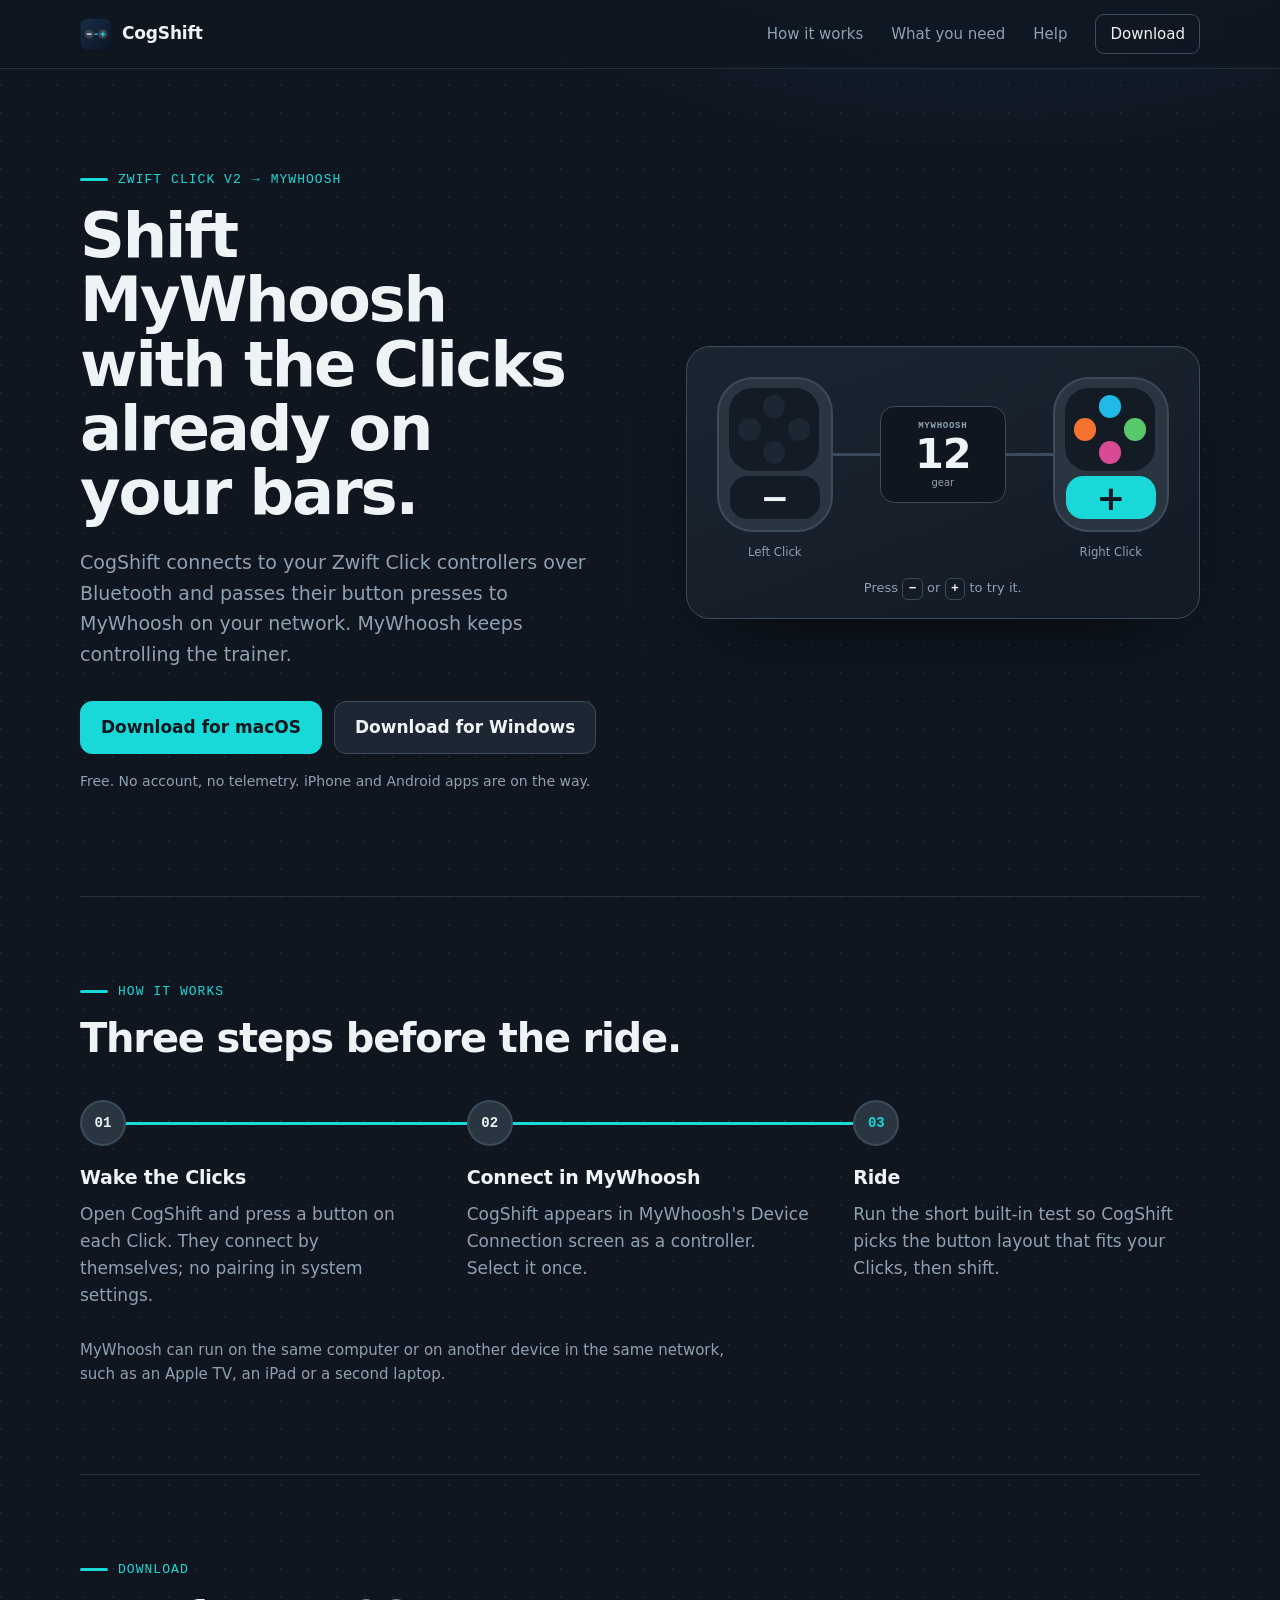
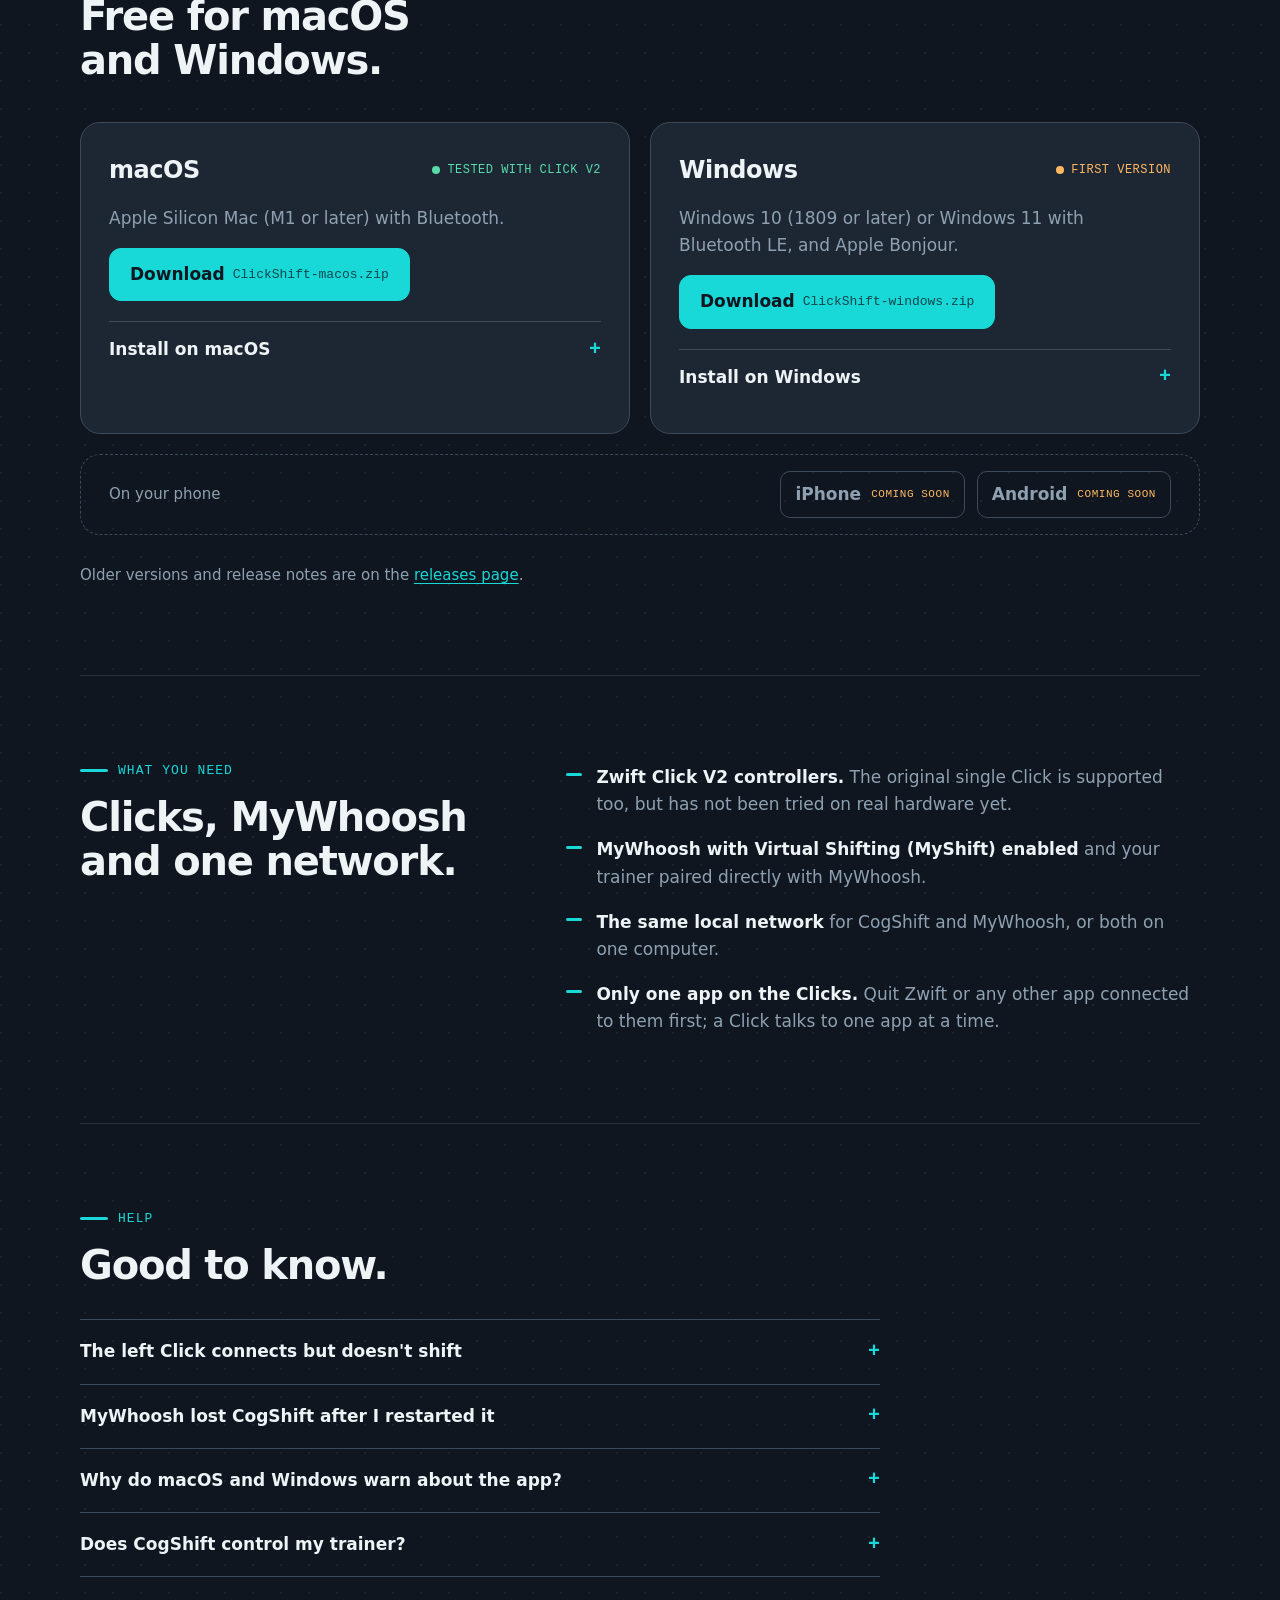
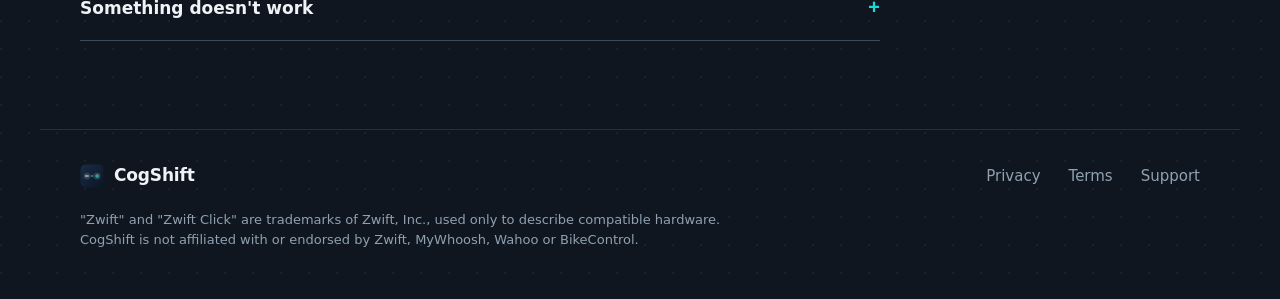
<file: docs/index.html>
<!doctype html>
<html lang="en">
<head>
  <meta charset="utf-8">
  <meta name="viewport" content="width=device-width, initial-scale=1">
  <title>CogShift – shift MyWhoosh with Zwift Click controllers</title>
  <meta name="description" content="CogShift connects Zwift Click V2 controllers over Bluetooth and passes their button presses to MyWhoosh. Free for macOS and Windows.">
  <meta name="theme-color" content="#0F1620">
  <meta name="color-scheme" content="dark">
  <meta property="og:title" content="CogShift">
  <meta property="og:description" content="Shift gears in MyWhoosh with Zwift Click controllers. Free for macOS and Windows.">
  <meta property="og:type" content="website">
  <meta property="og:image" content="assets/icon-512.png">
  <link rel="icon" href="assets/favicon.svg" type="image/svg+xml">
  <link rel="apple-touch-icon" href="assets/apple-touch-icon.png">
  <link rel="stylesheet" href="styles.css">
  <script src="main.js" defer></script>
</head>
<body>
  <a class="skip" href="#main">Skip to content</a>

  <header class="top">
    <a class="brand" href="./" aria-label="CogShift home">
      <img src="assets/favicon.svg" alt="" width="32" height="32">
      <span>CogShift</span>
    </a>
    <nav aria-label="Main">
      <a href="#how">How it works</a>
      <a href="#need">What you need</a>
      <a href="#help">Help</a>
      <a class="nav-cta" href="#download">Download</a>
    </nav>
  </header>

  <main id="main">
    <section class="hero">
      <div class="hero-copy">
        <p class="eyebrow">Zwift Click V2 <span aria-hidden="true">→</span> MyWhoosh</p>
        <h1>Shift MyWhoosh with the Clicks already on your bars.</h1>
        <p class="lede">
          CogShift connects to your Zwift Click controllers over Bluetooth and passes their button
          presses to MyWhoosh on your network. MyWhoosh keeps controlling the trainer.
        </p>
        <div class="cta" data-downloads>
          <a class="button primary" data-os="mac"
             href="https://github.com/damcyk96/ClickShift-releases/releases/latest/download/ClickShift-macos.zip">
            Download for macOS
          </a>
          <a class="button" data-os="windows"
             href="https://github.com/damcyk96/ClickShift-releases/releases/latest/download/ClickShift-windows.zip">
            Download for Windows
          </a>
        </div>
        <p class="fine">Free. No account, no telemetry. iPhone and Android apps are on the way.</p>
      </div>

      <div class="rig-frame">
        <div class="rig" data-rig>
          <div class="controller">
            <div class="puck">
              <div class="well" aria-hidden="true"><i></i><i></i><i></i><i></i></div>
              <button class="bar" type="button" data-shift="down" aria-label="Shift down (demo)">−</button>
            </div>
            <p class="caption">Left Click</p>
          </div>

          <div class="link" data-link="down" aria-hidden="true"><b></b></div>

          <div class="node">
            <span class="node-title">MyWhoosh</span>
            <span class="node-count" data-gear>12</span>
            <span class="node-sub">gear</span>
          </div>

          <div class="link reverse" data-link="up" aria-hidden="true"><b></b></div>

          <div class="controller">
            <div class="puck">
              <div class="well faces" aria-hidden="true"><i></i><i></i><i></i><i></i></div>
              <button class="bar accent" type="button" data-shift="up" aria-label="Shift up (demo)">+</button>
            </div>
            <p class="caption">Right Click</p>
          </div>
        </div>
        <p class="rig-hint">Press <kbd>−</kbd> or <kbd>+</kbd> to try it.</p>
      </div>
    </section>

    <section id="how" class="band">
      <p class="eyebrow">How it works</p>
      <h2>Three steps before the ride.</h2>
      <ol class="steps">
        <li>
          <span class="step-number">01</span>
          <h3>Wake the Clicks</h3>
          <p>Open CogShift and press a button on each Click. They connect by themselves; no pairing in system settings.</p>
        </li>
        <li>
          <span class="step-number">02</span>
          <h3>Connect in MyWhoosh</h3>
          <p>CogShift appears in MyWhoosh's Device Connection screen as a controller. Select it once.</p>
        </li>
        <li>
          <span class="step-number">03</span>
          <h3>Ride</h3>
          <p>Run the short built-in test so CogShift picks the button layout that fits your Clicks, then shift.</p>
        </li>
      </ol>
      <p class="note">
        MyWhoosh can run on the same computer or on another device in the same network, such as an
        Apple TV, an iPad or a second laptop.
      </p>
    </section>

    <section id="download" class="band">
      <p class="eyebrow">Download</p>
      <h2>Free for macOS and Windows.</h2>

      <div class="downloads">
        <article class="card" data-card="mac">
          <header>
            <h3>macOS</h3>
            <span class="tag ok">Tested with Click V2</span>
          </header>
          <p>Apple Silicon Mac (M1 or later) with Bluetooth.</p>
          <a class="button primary"
             href="https://github.com/damcyk96/ClickShift-releases/releases/latest/download/ClickShift-macos.zip">
            Download <span class="file">ClickShift-macos.zip</span>
          </a>
          <details>
            <summary>Install on macOS</summary>
            <ol>
              <li>Unzip the file and move <strong>ClickShift.app</strong> to <strong>Applications</strong>.</li>
              <li>Open it. macOS refuses the first time, because the app is not yet notarized by Apple.</li>
              <li>Open <strong>System Settings → Privacy &amp; Security</strong>, scroll to <strong>Security</strong> and select <strong>Open Anyway</strong>. This is needed once per version.</li>
              <li>Allow <strong>Bluetooth</strong> and <strong>Local Network</strong> access when macOS asks.</li>
            </ol>
          </details>
        </article>

        <article class="card" data-card="windows">
          <header>
            <h3>Windows</h3>
            <span class="tag waiting">First version</span>
          </header>
          <p>Windows 10 (1809 or later) or Windows 11 with Bluetooth LE, and Apple Bonjour.</p>
          <a class="button primary"
             href="https://github.com/damcyk96/ClickShift-releases/releases/latest/download/ClickShift-windows.zip">
            Download <span class="file">ClickShift-windows.zip</span>
          </a>
          <details>
            <summary>Install on Windows</summary>
            <ol>
              <li>Install <a href="https://support.apple.com/en-us/106380">Bonjour Print Services for Windows</a> unless you already have Bonjour (it also comes with iTunes). MyWhoosh on Windows finds CogShift through it.</li>
              <li>Unzip the file and run <strong>ClickShift.exe</strong> from the unzipped folder. Keep the other files next to it.</li>
              <li>The app is not signed, so SmartScreen may warn on the first start: select <strong>More info → Run anyway</strong>.</li>
              <li>If Windows Firewall asks, allow access on <strong>private</strong> networks.</li>
            </ol>
            <p>Don't pair the Clicks in Windows Bluetooth settings; CogShift connects to them itself.</p>
          </details>
        </article>
      </div>

      <div class="stores">
        <p>On your phone</p>
        <span class="store" aria-disabled="true">iPhone <em>Coming soon</em></span>
        <span class="store" aria-disabled="true">Android <em>Coming soon</em></span>
      </div>

      <p class="note">
        Older versions and release notes are on the
        <a href="https://github.com/damcyk96/ClickShift-releases/releases">releases page</a>.
      </p>
    </section>

    <section id="need" class="band split">
      <div>
        <p class="eyebrow">What you need</p>
        <h2>Clicks, MyWhoosh and one network.</h2>
      </div>
      <ul class="checks">
        <li><strong>Zwift Click V2 controllers.</strong> The original single Click is supported too, but has not been tried on real hardware yet.</li>
        <li><strong>MyWhoosh with Virtual Shifting (MyShift) enabled</strong> and your trainer paired directly with MyWhoosh.</li>
        <li><strong>The same local network</strong> for CogShift and MyWhoosh, or both on one computer.</li>
        <li><strong>Only one app on the Clicks.</strong> Quit Zwift or any other app connected to them first; a Click talks to one app at a time.</li>
      </ul>
    </section>

    <section id="help" class="band">
      <p class="eyebrow">Help</p>
      <h2>Good to know.</h2>
      <div class="faq">
        <details>
          <summary>The left Click connects but doesn't shift</summary>
          <p>
            The left Click can stay connected while it stops reporting button presses. Run the test in
            CogShift: it switches to <strong>1 Click</strong> mode, where the right Click's <strong>+</strong> shifts up
            and its <strong>B</strong> shifts down. To get the left one back, pair both Clicks in Zwift, quit Zwift
            completely, reconnect them in CogShift and run the test again.
          </p>
        </details>
        <details>
          <summary>MyWhoosh lost CogShift after I restarted it</summary>
          <p>MyWhoosh does not reconnect by itself. Connect CogShift again in MyWhoosh's Device Connection screen.</p>
        </details>
        <details>
          <summary>Why do macOS and Windows warn about the app?</summary>
          <p>
            The desktop apps are not yet signed with a paid publisher certificate, so both systems ask you
            to confirm the first start. The install steps above show where.
          </p>
        </details>
        <details>
          <summary>Does CogShift control my trainer?</summary>
          <p>No. MyWhoosh keeps controlling the trainer and its resistance; CogShift only sends the button presses.</p>
        </details>
        <details>
          <summary>Something doesn't work</summary>
          <p>
            Open an <a href="https://github.com/damcyk96/ClickShift-releases/issues">issue</a> and attach the log
            (<strong>Logs → Copy logs</strong> in the app). The log can contain local IP addresses and Bluetooth
            device identifiers, so review it before posting.
          </p>
        </details>
      </div>
    </section>
  </main>

  <footer class="bottom">
    <div class="bottom-row">
      <a class="brand" href="./">
        <img src="assets/favicon.svg" alt="" width="24" height="24">
        <span>CogShift</span>
      </a>
      <nav aria-label="Legal and support">
        <a href="privacy.html">Privacy</a>
        <a href="terms.html">Terms</a>
        <a href="https://github.com/damcyk96/ClickShift-releases/issues">Support</a>
      </nav>
    </div>
    <p class="legal">
      "Zwift" and "Zwift Click" are trademarks of Zwift, Inc., used only to describe compatible hardware.
      CogShift is not affiliated with or endorsed by Zwift, MyWhoosh, Wahoo or BikeControl.
    </p>
  </footer>
</body>
</html>
</file>
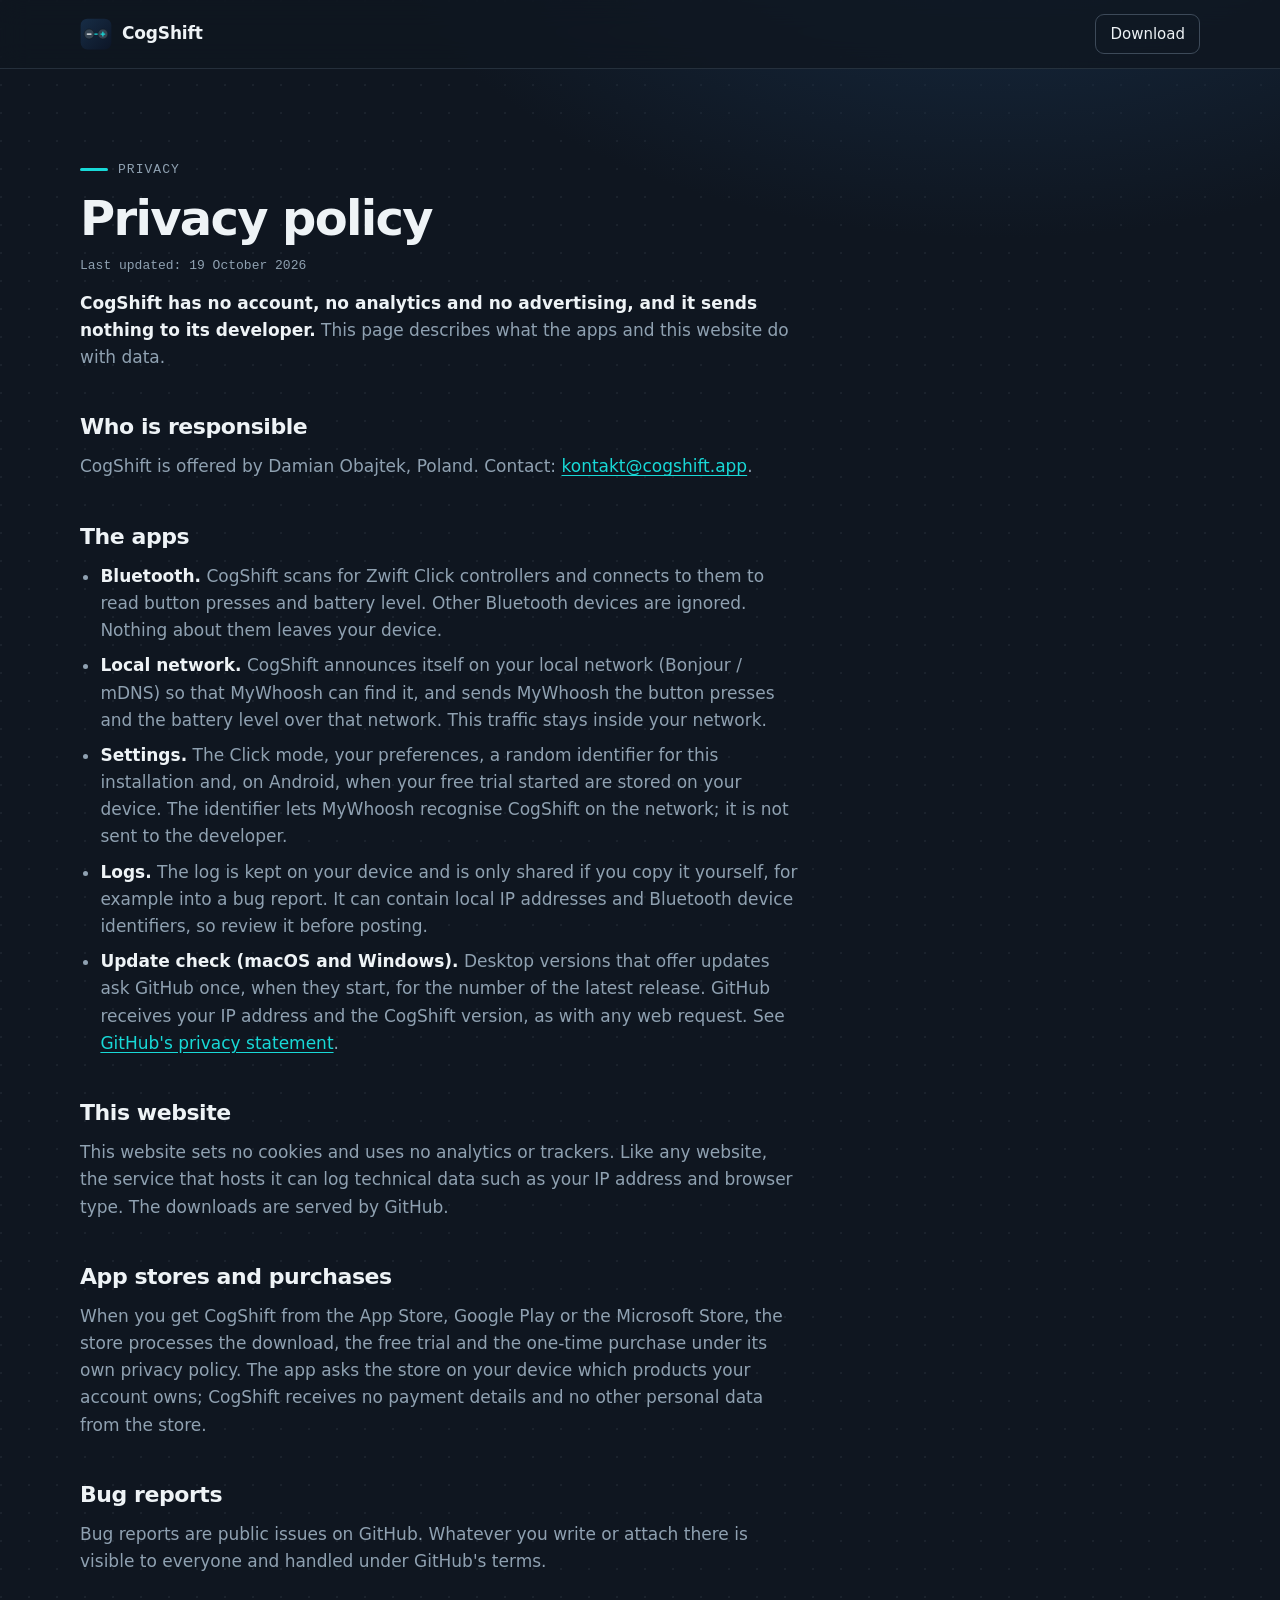
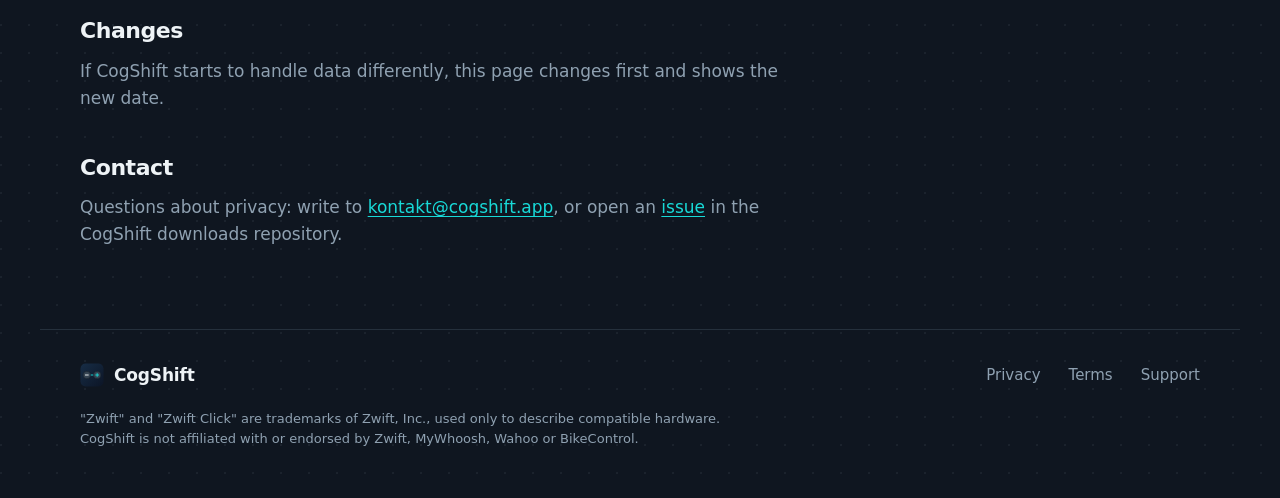
<file: docs/privacy.html>
<!doctype html>
<html lang="en">
<head>
  <meta charset="utf-8">
  <meta name="viewport" content="width=device-width, initial-scale=1">
  <title>Privacy – CogShift</title>
  <meta name="description" content="What the CogShift apps and this website do with data: no account, no analytics, nothing sent to the developer.">
  <meta name="theme-color" content="#0F1620">
  <meta name="color-scheme" content="dark">
  <link rel="icon" href="assets/favicon.svg" type="image/svg+xml">
  <link rel="apple-touch-icon" href="assets/apple-touch-icon.png">
  <link rel="stylesheet" href="styles.css">
</head>
<body>
  <a class="skip" href="#main">Skip to content</a>

  <header class="top">
    <a class="brand" href="./" aria-label="CogShift home">
      <img src="assets/favicon.svg" alt="" width="32" height="32">
      <span>CogShift</span>
    </a>
    <nav aria-label="Main">
      <a class="nav-cta" href="./#download">Download</a>
    </nav>
  </header>

  <main id="main">
    <article class="prose">
      <p class="eyebrow">Privacy</p>
      <h1>Privacy policy</h1>
      <p class="updated">Last updated: 19 October 2026</p>

      <p>
        <strong>CogShift has no account, no analytics and no advertising, and it sends nothing to its
        developer.</strong> This page describes what the apps and this website do with data.
      </p>

      <h2>Who is responsible</h2>
      <p>
        CogShift is offered by Damian Obajtek, Poland. Contact:
        <a href="mailto:kontakt@cogshift.app">kontakt@cogshift.app</a>.
      </p>

      <h2>The apps</h2>
      <ul>
        <li>
          <strong>Bluetooth.</strong> CogShift scans for Zwift Click controllers and connects to them to read
          button presses and battery level. Other Bluetooth devices are ignored. Nothing about them leaves your device.
        </li>
        <li>
          <strong>Local network.</strong> CogShift announces itself on your local network (Bonjour / mDNS) so that
          MyWhoosh can find it, and sends MyWhoosh the button presses and the battery level over that network.
          This traffic stays inside your network.
        </li>
        <li>
          <strong>Settings.</strong> The Click mode, your preferences, a random identifier for this installation
          and, on Android, when your free trial started are stored on your device. The identifier lets MyWhoosh recognise CogShift on the network; it is not
          sent to the developer.
        </li>
        <li>
          <strong>Logs.</strong> The log is kept on your device and is only shared if you copy it yourself, for
          example into a bug report. It can contain local IP addresses and Bluetooth device identifiers, so
          review it before posting.
        </li>
        <li>
          <strong>Update check (macOS and Windows).</strong> Desktop versions that offer updates ask GitHub once,
          when they start, for the number of the latest release. GitHub receives your IP address and the
          CogShift version, as with any web request. See
          <a href="https://docs.github.com/en/site-policy/privacy-policies/github-general-privacy-statement">GitHub's privacy statement</a>.
        </li>
      </ul>

      <h2>This website</h2>
      <p>
        This website sets no cookies and uses no analytics or trackers. Like any website, the service that
        hosts it can log technical data such as your IP address and browser type. The downloads are served by GitHub.
      </p>

      <h2>App stores and purchases</h2>
      <p>
        When you get CogShift from the App Store, Google Play or the Microsoft Store, the store processes
        the download, the free trial and the one-time purchase under its own privacy policy. The app asks the
        store on your device which products your account owns; CogShift receives no payment details and no
        other personal data from the store.
      </p>

      <h2>Bug reports</h2>
      <p>
        Bug reports are public issues on GitHub. Whatever you write or attach there is visible to everyone
        and handled under GitHub's terms.
      </p>

      <h2>Changes</h2>
      <p>If CogShift starts to handle data differently, this page changes first and shows the new date.</p>

      <h2>Contact</h2>
      <p>
        Questions about privacy: write to <a href="mailto:kontakt@cogshift.app">kontakt@cogshift.app</a>, or open an
        <a href="https://github.com/damcyk96/ClickShift-releases/issues">issue</a> in the CogShift downloads repository.
      </p>
    </article>
  </main>

  <footer class="bottom">
    <div class="bottom-row">
      <a class="brand" href="./">
        <img src="assets/favicon.svg" alt="" width="24" height="24">
        <span>CogShift</span>
      </a>
      <nav aria-label="Legal and support">
        <a href="privacy.html" aria-current="page">Privacy</a>
        <a href="terms.html">Terms</a>
        <a href="https://github.com/damcyk96/ClickShift-releases/issues">Support</a>
      </nav>
    </div>
    <p class="legal">
      "Zwift" and "Zwift Click" are trademarks of Zwift, Inc., used only to describe compatible hardware.
      CogShift is not affiliated with or endorsed by Zwift, MyWhoosh, Wahoo or BikeControl.
    </p>
  </footer>
</body>
</html>
</file>
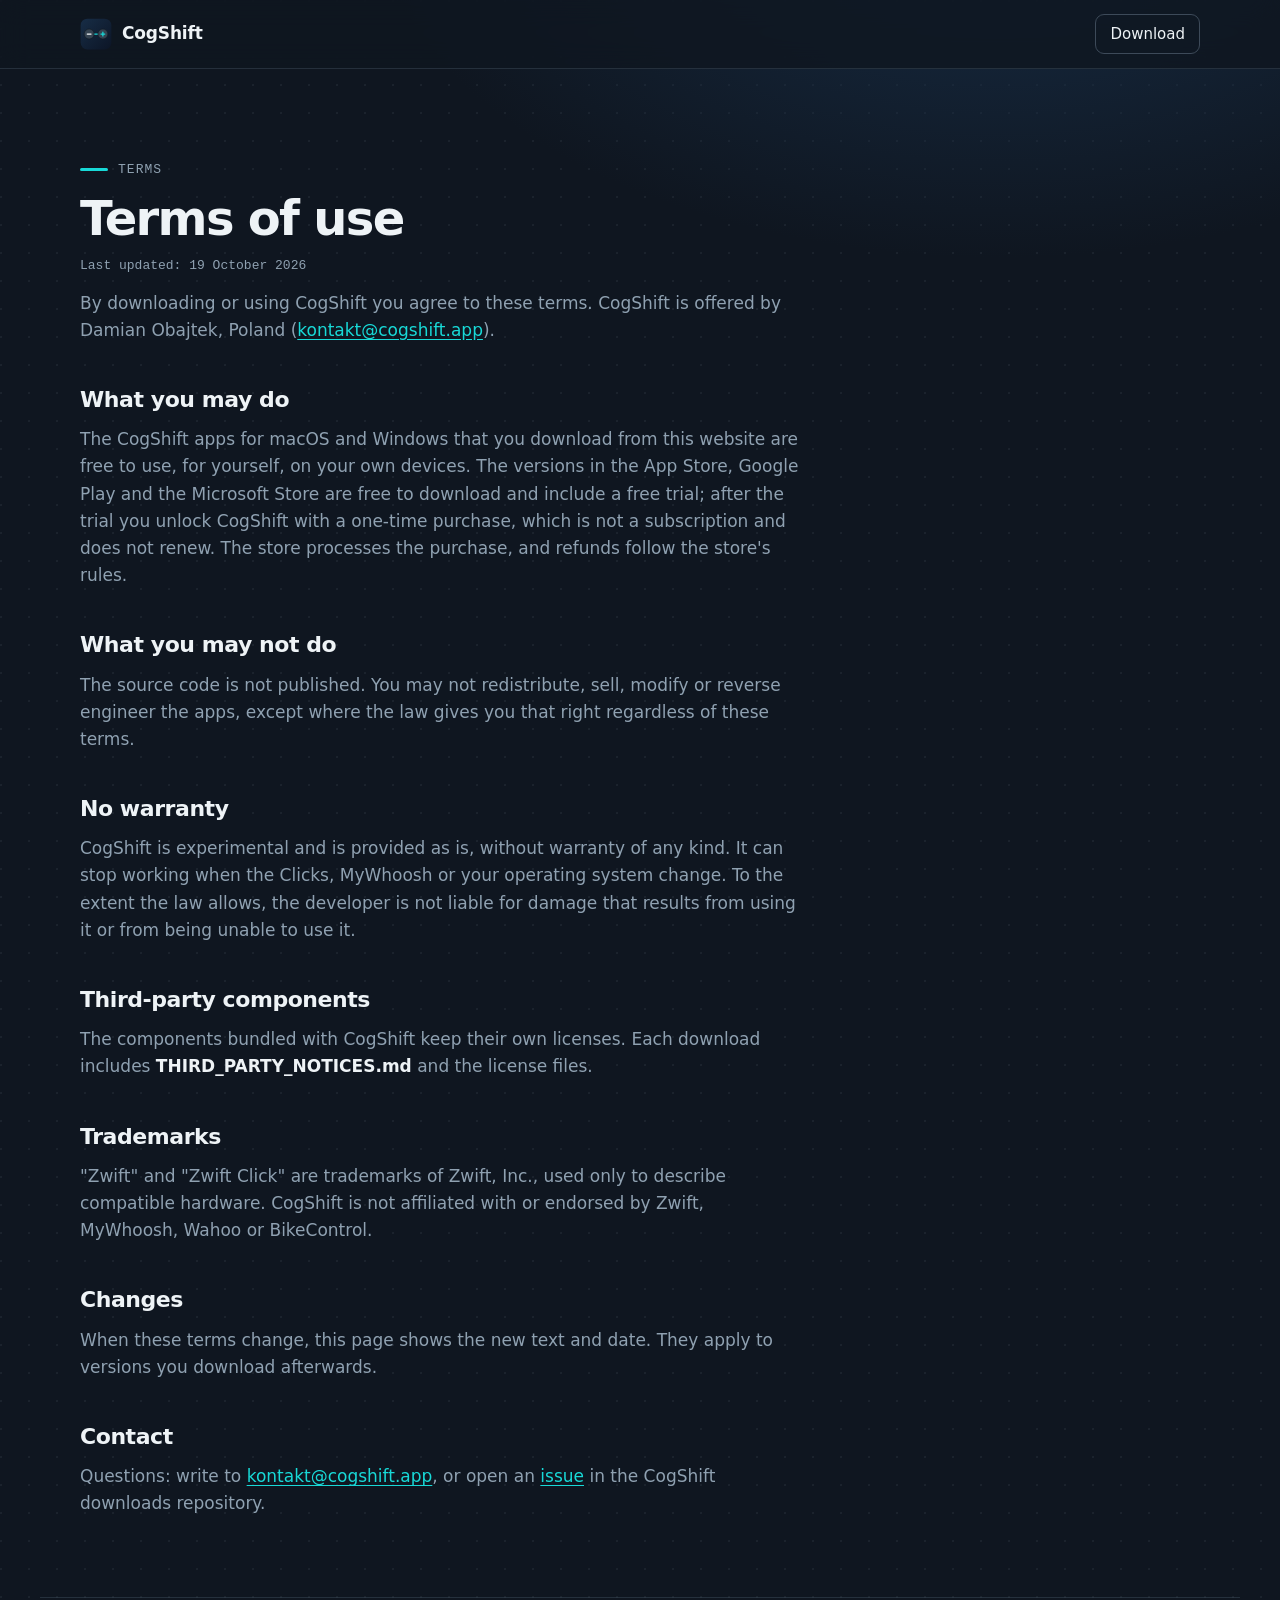
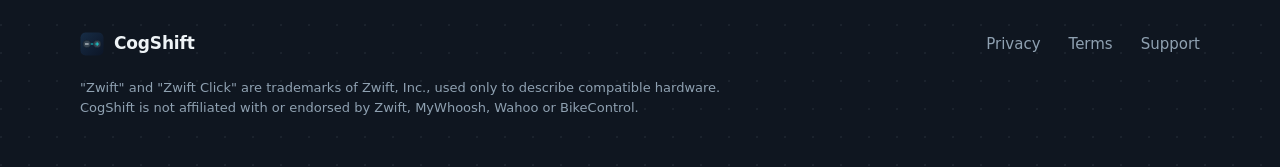
<file: docs/terms.html>
<!doctype html>
<html lang="en">
<head>
  <meta charset="utf-8">
  <meta name="viewport" content="width=device-width, initial-scale=1">
  <title>Terms – CogShift</title>
  <meta name="description" content="The terms for downloading and using CogShift.">
  <meta name="theme-color" content="#0F1620">
  <meta name="color-scheme" content="dark">
  <link rel="icon" href="assets/favicon.svg" type="image/svg+xml">
  <link rel="apple-touch-icon" href="assets/apple-touch-icon.png">
  <link rel="stylesheet" href="styles.css">
</head>
<body>
  <a class="skip" href="#main">Skip to content</a>

  <header class="top">
    <a class="brand" href="./" aria-label="CogShift home">
      <img src="assets/favicon.svg" alt="" width="32" height="32">
      <span>CogShift</span>
    </a>
    <nav aria-label="Main">
      <a class="nav-cta" href="./#download">Download</a>
    </nav>
  </header>

  <main id="main">
    <article class="prose">
      <p class="eyebrow">Terms</p>
      <h1>Terms of use</h1>
      <p class="updated">Last updated: 19 October 2026</p>

      <p>
        By downloading or using CogShift you agree to these terms. CogShift is offered by Damian Obajtek,
        Poland (<a href="mailto:kontakt@cogshift.app">kontakt@cogshift.app</a>).
      </p>

      <h2>What you may do</h2>
      <p>
        The CogShift apps for macOS and Windows that you download from this website are free to use, for yourself,
        on your own devices. The versions in the App Store, Google Play and the Microsoft Store are free to download
        and include a free trial; after the trial you unlock CogShift with a one-time purchase, which is not a
        subscription and does not renew. The store processes the purchase, and refunds follow the store's rules.
      </p>

      <h2>What you may not do</h2>
      <p>
        The source code is not published. You may not redistribute, sell, modify or reverse engineer the
        apps, except where the law gives you that right regardless of these terms.
      </p>

      <h2>No warranty</h2>
      <p>
        CogShift is experimental and is provided as is, without warranty of any kind. It can stop
        working when the Clicks, MyWhoosh or your operating system change. To the extent the law allows, the
        developer is not liable for damage that results from using it or from being unable to use it.
      </p>

      <h2>Third-party components</h2>
      <p>
        The components bundled with CogShift keep their own licenses. Each download includes
        <strong>THIRD_PARTY_NOTICES.md</strong> and the license files.
      </p>

      <h2>Trademarks</h2>
      <p>
        "Zwift" and "Zwift Click" are trademarks of Zwift, Inc., used only to describe compatible hardware.
        CogShift is not affiliated with or endorsed by Zwift, MyWhoosh, Wahoo or BikeControl.
      </p>

      <h2>Changes</h2>
      <p>When these terms change, this page shows the new text and date. They apply to versions you download afterwards.</p>

      <h2>Contact</h2>
      <p>
        Questions: write to <a href="mailto:kontakt@cogshift.app">kontakt@cogshift.app</a>, or open an
        <a href="https://github.com/damcyk96/ClickShift-releases/issues">issue</a> in the CogShift downloads repository.
      </p>
    </article>
  </main>

  <footer class="bottom">
    <div class="bottom-row">
      <a class="brand" href="./">
        <img src="assets/favicon.svg" alt="" width="24" height="24">
        <span>CogShift</span>
      </a>
      <nav aria-label="Legal and support">
        <a href="privacy.html">Privacy</a>
        <a href="terms.html" aria-current="page">Terms</a>
        <a href="https://github.com/damcyk96/ClickShift-releases/issues">Support</a>
      </nav>
    </div>
    <p class="legal">
      "Zwift" and "Zwift Click" are trademarks of Zwift, Inc., used only to describe compatible hardware.
      CogShift is not affiliated with or endorsed by Zwift, MyWhoosh, Wahoo or BikeControl.
    </p>
  </footer>
</body>
</html>
</file>
<file: docs/styles.css>
/* One dark palette, shared with the apps: the navy of the app icon and its cyan link. */
:root {
  --background: #0f1620;
  --shell: #2a3542;
  --edge: #3d4a59;
  --well: #131b25;
  --card: #1d2733;
  --text: #eef3f6;
  --secondary: #8fa1b1;
  --link: #18d9d7;
  --ok: #59dbab;
  --waiting: #ffb861;

  --sans: ui-sans-serif, system-ui, -apple-system, "Segoe UI", Roboto, "Helvetica Neue", sans-serif;
  --mono: ui-monospace, "SF Mono", "Cascadia Mono", "Segoe UI Mono", Menlo, Consolas, monospace;
  --page: 1120px;
  --gutter: clamp(16px, 4vw, 40px);
  --ease: cubic-bezier(0.2, 0.7, 0.2, 1);
}

*,
*::before,
*::after {
  box-sizing: border-box;
}

html {
  scroll-behavior: smooth;
  scroll-padding-top: 88px;
  -webkit-text-size-adjust: 100%;
}

body {
  margin: 0;
  color: var(--text);
  font: 400 1.0625rem/1.6 var(--sans);
  background:
    radial-gradient(900px 520px at 78% -6%, #172d46 0%, transparent 70%),
    radial-gradient(circle at 1px 1px, rgb(143 161 177 / 0.09) 1px, transparent 0) 0 0 / 28px 28px,
    var(--background);
  background-attachment: scroll, scroll, scroll;
}

h1,
h2,
h3,
p,
ol,
ul {
  margin: 0;
}

a {
  color: var(--link);
  text-underline-offset: 0.2em;
}

:focus-visible {
  outline: 2px solid var(--link);
  outline-offset: 3px;
  border-radius: 6px;
}

.skip {
  position: absolute;
  left: 16px;
  top: -80px;
  z-index: 10;
  padding: 10px 14px;
  border-radius: 8px;
  background: var(--link);
  color: var(--background);
  font-weight: 600;
}

.skip:focus {
  top: 12px;
}

/* Header */

.top {
  position: sticky;
  top: 0;
  z-index: 5;
  display: flex;
  align-items: center;
  justify-content: space-between;
  gap: 16px;
  padding: 14px max(var(--gutter), calc((100vw - var(--page)) / 2));
  background: rgb(15 22 32 / 0.82);
  backdrop-filter: blur(14px);
  -webkit-backdrop-filter: blur(14px);
  border-bottom: 1px solid rgb(61 74 89 / 0.5);
}

.brand {
  display: inline-flex;
  align-items: center;
  gap: 10px;
  color: var(--text);
  font-weight: 700;
  letter-spacing: -0.01em;
  text-decoration: none;
}

.brand img {
  border-radius: 22%;
}

.top nav,
.bottom nav {
  display: flex;
  align-items: center;
  gap: clamp(14px, 2.4vw, 28px);
}

.top nav a,
.bottom nav a {
  color: var(--secondary);
  font-size: 0.9375rem;
  text-decoration: none;
  transition: color 160ms var(--ease);
}

.top nav a:hover,
.bottom nav a:hover {
  color: var(--text);
}

.top nav .nav-cta {
  padding: 7px 14px;
  border: 1px solid var(--edge);
  border-radius: 9px;
  color: var(--text);
}

.top nav .nav-cta:hover {
  border-color: var(--link);
}

@media (max-width: 640px) {
  .top nav a:not(.nav-cta) {
    display: none;
  }
}

/* Shared pieces */

main {
  width: min(100%, calc(var(--page) + 2 * var(--gutter)));
  margin: 0 auto;
  padding: 0 var(--gutter);
}

.eyebrow {
  display: flex;
  align-items: center;
  gap: 10px;
  margin-bottom: 18px;
  color: var(--link);
  font: 500 0.8125rem/1 var(--mono);
  letter-spacing: 0.08em;
  text-transform: uppercase;
}

/* The link from the app icon, drawn before each label. */
.eyebrow::before {
  content: "";
  width: 28px;
  height: 3px;
  border-radius: 2px;
  background: var(--link);
}

h1 {
  font-size: clamp(2.3rem, 5.4vw, 3.9rem);
  font-weight: 750;
  line-height: 1.03;
  letter-spacing: -0.035em;
  text-wrap: balance;
}

h2 {
  max-width: 22ch;
  font-size: clamp(1.7rem, 3.4vw, 2.5rem);
  font-weight: 720;
  line-height: 1.1;
  letter-spacing: -0.03em;
  text-wrap: balance;
}

h3 {
  font-size: 1.1875rem;
  font-weight: 650;
  letter-spacing: -0.01em;
}

.button {
  display: inline-flex;
  align-items: center;
  justify-content: center;
  gap: 8px;
  min-height: 48px;
  padding: 12px 20px;
  border: 1px solid var(--edge);
  border-radius: 12px;
  background: var(--card);
  color: var(--text);
  font-weight: 650;
  text-decoration: none;
  transition: transform 160ms var(--ease), border-color 160ms var(--ease), background-color 160ms var(--ease);
}

.button:hover {
  border-color: var(--link);
  transform: translateY(-1px);
}

.button:active {
  transform: translateY(0);
}

.button.primary {
  border-color: var(--link);
  background: var(--link);
  color: var(--background);
}

.button.primary:hover {
  background: #4be6e4;
}

.button .file {
  font: 500 0.8125rem/1 var(--mono);
  white-space: nowrap;
  opacity: 0.75;
}

@media (max-width: 420px) {
  .button .file {
    font-size: 0.75rem;
  }
}

.note {
  max-width: 68ch;
  margin-top: 28px;
  color: var(--secondary);
  font-size: 0.9375rem;
}

/* Hero */

.hero {
  display: grid;
  gap: clamp(36px, 6vw, 72px);
  align-items: center;
  padding: clamp(48px, 9vw, 104px) 0 clamp(56px, 9vw, 104px);
}

@media (min-width: 960px) {
  .hero {
    grid-template-columns: 1.02fr 0.98fr;
  }
}

.lede {
  max-width: 54ch;
  margin-top: 22px;
  color: var(--secondary);
  font-size: clamp(1.0625rem, 1.5vw, 1.1875rem);
}

.cta {
  display: flex;
  flex-wrap: wrap;
  gap: 12px;
  margin-top: 32px;
}

.fine {
  margin-top: 16px;
  color: var(--secondary);
  font-size: 0.875rem;
}

/* The rig: the Clicks joined to MyWhoosh, as the desktop apps draw them.
   Every measurement is a multiple of --u, so the drawing scales as one piece. */

.rig-frame {
  container-type: inline-size;
  padding: clamp(18px, 3vw, 30px) clamp(14px, 3vw, 30px) 18px;
  border: 1px solid var(--edge);
  border-radius: 24px;
  background: linear-gradient(160deg, rgb(29 39 51 / 0.9), rgb(19 27 37 / 0.9));
  box-shadow: 0 30px 80px -40px rgb(0 0 0 / 0.8), inset 0 1px 0 rgb(255 255 255 / 0.04);
}

.rig {
  --u: clamp(8px, 4cqw, 20px);
  display: flex;
  align-items: flex-start;
}

.controller {
  flex: none;
  width: calc(6.4 * var(--u));
}

.puck {
  position: relative;
  height: calc(8.6 * var(--u));
  border: calc(0.15 * var(--u)) solid var(--edge);
  border-radius: calc(2 * var(--u));
  background: var(--shell);
}

.well {
  position: absolute;
  left: calc(0.55 * var(--u));
  top: calc(0.5 * var(--u));
  width: calc(5 * var(--u));
  height: calc(4.6 * var(--u));
  border-radius: calc(1.3 * var(--u));
  background: var(--well);
}

.well i {
  position: absolute;
  width: calc(1.25 * var(--u));
  height: calc(1.25 * var(--u));
  border-radius: 50%;
  background: var(--card);
}

.well i:nth-child(1) { left: calc(1.875 * var(--u)); top: calc(0.4 * var(--u)); }
.well i:nth-child(2) { left: calc(0.5 * var(--u)); top: calc(1.675 * var(--u)); }
.well i:nth-child(3) { left: calc(3.25 * var(--u)); top: calc(1.675 * var(--u)); }
.well i:nth-child(4) { left: calc(1.875 * var(--u)); top: calc(2.95 * var(--u)); }

.well.faces i:nth-child(1) { background: #21b9e5; }
.well.faces i:nth-child(2) { background: #f47130; }
.well.faces i:nth-child(3) { background: #58c86b; }
.well.faces i:nth-child(4) { background: #d94a94; }

.bar {
  position: absolute;
  left: calc(0.6 * var(--u));
  right: calc(0.6 * var(--u));
  bottom: calc(0.6 * var(--u));
  height: calc(2.4 * var(--u));
  padding: 0;
  border: 0;
  border-radius: calc(0.95 * var(--u));
  background: var(--well);
  color: var(--text);
  font: 600 calc(1.9 * var(--u)) / 1 var(--sans);
  cursor: pointer;
  touch-action: manipulation;
  transition: background-color 220ms var(--ease), color 220ms var(--ease), transform 120ms var(--ease);
}

.bar.accent {
  color: var(--link);
}

.bar:hover {
  background: #0d141c;
}

.bar:active {
  transform: scale(0.97);
}

.bar.lit {
  background: var(--link);
  color: var(--background);
  transition-duration: 0ms;
}

.caption {
  margin-top: calc(0.6 * var(--u));
  color: var(--secondary);
  font-size: max(11px, calc(0.65 * var(--u)));
  text-align: center;
  white-space: nowrap;
}

.link {
  position: relative;
  flex: 1 1 0;
  min-width: calc(1.6 * var(--u));
  height: 3px;
  margin-top: calc(4.3 * var(--u) - 1.5px);
  overflow: hidden;
  background: var(--edge);
}

.link.reverse {
  transform: scaleX(-1);
}

.link b {
  position: absolute;
  inset: 0 auto 0 0;
  width: 45%;
  background: linear-gradient(90deg, transparent, var(--link));
  opacity: 0;
}

.link.fire b {
  animation: pulse 300ms linear;
}

@keyframes pulse {
  from { left: -45%; opacity: 1; }
  to { left: 100%; opacity: 1; }
}

.node {
  flex: none;
  display: flex;
  flex-direction: column;
  align-items: center;
  justify-content: center;
  gap: calc(0.12 * var(--u));
  width: calc(7 * var(--u));
  height: calc(5.4 * var(--u));
  margin-top: calc(1.6 * var(--u));
  border: calc(0.1 * var(--u)) solid var(--edge);
  border-radius: calc(0.8 * var(--u));
  background: var(--background);
  transition: border-color 500ms var(--ease);
}

.node.bump {
  border-color: var(--link);
  transition-duration: 0ms;
}

.node-title {
  color: var(--secondary);
  font: 600 max(9px, calc(0.5 * var(--u))) / 1 var(--mono);
  letter-spacing: 0.08em;
  text-transform: uppercase;
}

.node-count {
  font: 700 calc(2.3 * var(--u)) / 1.05 var(--sans);
  font-variant-numeric: tabular-nums;
  letter-spacing: -0.03em;
}

.node-sub {
  color: var(--secondary);
  font-size: max(10px, calc(0.55 * var(--u)));
  line-height: 1;
}

.rig-hint {
  margin-top: 16px;
  color: var(--secondary);
  font-size: 0.8125rem;
  text-align: center;
}

kbd {
  display: inline-block;
  min-width: 1.6em;
  padding: 1px 5px;
  border: 1px solid var(--edge);
  border-radius: 6px;
  background: var(--well);
  color: var(--text);
  font: 600 0.8125rem/1.4 var(--mono);
  text-align: center;
}

/* Sections */

.band {
  padding: clamp(48px, 8vw, 88px) 0;
  border-top: 1px solid rgb(61 74 89 / 0.5);
}

.band.split {
  display: grid;
  gap: 32px;
}

@media (min-width: 860px) {
  .band.split {
    grid-template-columns: 0.8fr 1.2fr;
    gap: 64px;
  }
}

/* Steps sit on a rail, like the Clicks on their link. */
.steps {
  position: relative;
  display: grid;
  gap: 28px;
  margin-top: 40px;
  padding: 0;
  list-style: none;
}

.steps li {
  position: relative;
}

.step-number {
  position: relative;
  z-index: 1;
  display: inline-grid;
  place-items: center;
  width: 46px;
  height: 46px;
  margin-bottom: 16px;
  border: 2px solid var(--edge);
  border-radius: 50%;
  background: var(--shell);
  color: var(--text);
  font: 600 0.875rem/1 var(--mono);
}

.steps li:last-child .step-number {
  color: var(--link);
}

.steps p {
  max-width: 36ch;
  margin-top: 8px;
  color: var(--secondary);
}

/* Each step is joined to the next one by the link. */
.steps li:not(:last-child)::before {
  content: "";
  position: absolute;
  background: var(--link);
}

@media (min-width: 760px) {
  .steps {
    grid-template-columns: repeat(3, 1fr);
    gap: 40px;
  }

  .steps li:not(:last-child)::before {
    left: 23px;
    top: 22px;
    width: calc(100% + 40px);
    height: 3px;
  }
}

@media (max-width: 759px) {
  .steps li {
    padding-left: 66px;
  }

  .step-number {
    position: absolute;
    left: 0;
    top: -8px;
  }

  .steps li:not(:last-child)::before {
    left: 22px;
    top: 0;
    width: 3px;
    height: calc(100% + 28px);
  }
}

/* Downloads */

.downloads {
  display: grid;
  gap: 20px;
  margin-top: 40px;
}

@media (min-width: 760px) {
  .downloads {
    grid-template-columns: 1fr 1fr;
  }
}

.card {
  display: flex;
  flex-direction: column;
  align-items: flex-start;
  gap: 16px;
  padding: clamp(20px, 3vw, 28px);
  border: 1px solid var(--edge);
  border-radius: 20px;
  background: var(--card);
  transition: border-color 200ms var(--ease);
}

.card.yours {
  border-color: var(--link);
}

.card header {
  display: flex;
  flex-wrap: wrap;
  align-items: center;
  justify-content: space-between;
  gap: 10px;
  width: 100%;
}

.card h3 {
  font-size: 1.5rem;
  letter-spacing: -0.02em;
}

.card > p {
  color: var(--secondary);
}

.tag {
  display: inline-flex;
  align-items: center;
  gap: 7px;
  color: var(--secondary);
  font: 500 0.75rem/1 var(--mono);
  letter-spacing: 0.04em;
  text-transform: uppercase;
}

.tag::before {
  content: "";
  width: 8px;
  height: 8px;
  border-radius: 50%;
  background: currentColor;
}

.tag.ok { color: var(--ok); }
.tag.waiting { color: var(--waiting); }

details {
  width: 100%;
  border-top: 1px solid var(--edge);
}

summary {
  display: flex;
  align-items: center;
  justify-content: space-between;
  gap: 16px;
  padding: 14px 0;
  font-weight: 600;
  cursor: pointer;
  list-style: none;
}

summary::-webkit-details-marker {
  display: none;
}

/* The disclosure marker is the two shift buttons: + opens, − closes. */
summary::after {
  content: "+";
  flex: none;
  color: var(--link);
  font: 600 1.25rem/1 var(--mono);
}

details[open] > summary::after {
  content: "−";
  color: var(--text);
}

details ol {
  display: grid;
  gap: 8px;
  padding-left: 1.3em;
  color: var(--secondary);
  font-size: 0.9375rem;
}

details p {
  max-width: 70ch;
  padding-bottom: 16px;
  color: var(--secondary);
}

details ol + p {
  margin-top: 12px;
  font-size: 0.9375rem;
}

details ol:last-child {
  padding-bottom: 6px;
}

details strong,
.checks strong {
  color: var(--text);
  font-weight: 600;
}

.card details {
  margin-top: 4px;
}

.stores {
  display: flex;
  flex-wrap: wrap;
  align-items: center;
  gap: 12px;
  margin-top: 20px;
  padding: 16px clamp(20px, 3vw, 28px);
  border: 1px dashed var(--edge);
  border-radius: 20px;
}

.stores p {
  margin-right: auto;
  color: var(--secondary);
  font-size: 0.9375rem;
}

@media (max-width: 560px) {
  .stores p {
    flex-basis: 100%;
  }
}

.store {
  display: inline-flex;
  align-items: center;
  gap: 10px;
  padding: 9px 14px;
  border: 1px solid var(--edge);
  border-radius: 10px;
  color: var(--secondary);
  font-weight: 600;
  cursor: default;
}

.store em {
  color: var(--waiting);
  font: 500 0.6875rem/1 var(--mono);
  letter-spacing: 0.05em;
  text-transform: uppercase;
}

/* What you need */

.checks {
  display: grid;
  gap: 18px;
  padding: 0;
  color: var(--secondary);
  list-style: none;
}

.checks li {
  position: relative;
  padding-left: 30px;
}

.checks li::before {
  content: "";
  position: absolute;
  left: 0;
  top: 0.55em;
  width: 16px;
  height: 3px;
  border-radius: 2px;
  background: var(--link);
}

/* Help */

.faq {
  max-width: 800px;
  margin-top: 32px;
  border-bottom: 1px solid var(--edge);
}

.faq summary {
  padding: 18px 0;
  font-size: 1.0625rem;
}

/* Footer */

.bottom {
  width: min(100%, calc(var(--page) + 2 * var(--gutter)));
  margin: 0 auto;
  padding: 32px var(--gutter) 48px;
  border-top: 1px solid rgb(61 74 89 / 0.5);
}

.bottom-row {
  display: flex;
  flex-wrap: wrap;
  align-items: center;
  justify-content: space-between;
  gap: 16px;
}

.legal {
  max-width: 78ch;
  margin-top: 20px;
  color: var(--secondary);
  font-size: 0.8125rem;
}

/* Privacy and Terms */

.prose {
  max-width: 720px;
  padding: clamp(40px, 7vw, 80px) 0;
}

.prose h1 {
  font-size: clamp(2rem, 4.5vw, 3rem);
}

.prose .updated {
  margin-top: 14px;
  color: var(--secondary);
  font: 500 0.8125rem/1.4 var(--mono);
}

.prose h2 {
  max-width: none;
  margin-top: 44px;
  font-size: 1.375rem;
  letter-spacing: -0.02em;
}

.prose p,
.prose ul {
  margin-top: 14px;
  color: var(--secondary);
}

.prose ul {
  display: grid;
  gap: 8px;
  padding-left: 1.2em;
}

.prose strong {
  color: var(--text);
  font-weight: 600;
}

/* Motion */

@media (prefers-reduced-motion: no-preference) {
  .hero-copy > *,
  .rig-frame {
    animation: rise 620ms var(--ease) both;
  }

  .hero-copy > :nth-child(2) { animation-delay: 70ms; }
  .hero-copy > :nth-child(3) { animation-delay: 140ms; }
  .hero-copy > :nth-child(4) { animation-delay: 210ms; }
  .hero-copy > :nth-child(5) { animation-delay: 280ms; }
  .rig-frame { animation-delay: 200ms; }
}

@keyframes rise {
  from { opacity: 0; transform: translateY(14px); }
  to { opacity: 1; transform: none; }
}

@media (prefers-reduced-motion: reduce) {
  html {
    scroll-behavior: auto;
  }

  *,
  *::before,
  *::after {
    transition-duration: 0ms !important;
  }

  .link.fire b {
    animation: none;
  }
}
</file>
